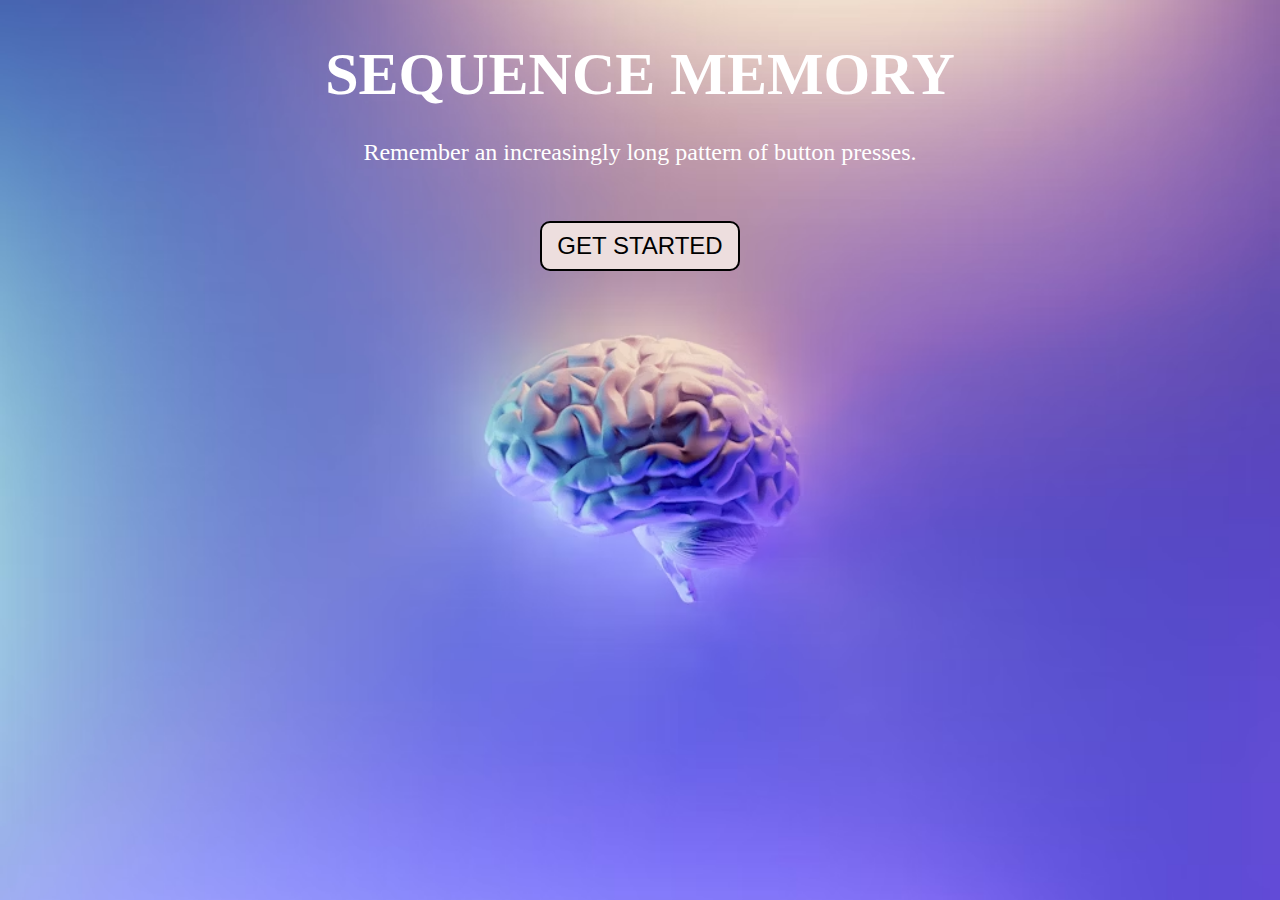
<file: Sequence Memory Test/index.html>
<!DOCTYPE html>
<html lang="en">
<head>
    <meta charset="UTF-8">
    <meta name="viewport" content="width=device-width, initial-scale=1.0">
    <link rel="stylesheet" href="style.css">
    <title>sequence memory</title>
</head>
<body>
    <div class="container">
        <h1>SEQUENCE MEMORY</h1>
        <p>Remember an increasingly long pattern of button presses.</p>
         <button id="startButton">GET STARTED</button>
    </div>
    <script src="app.js"></script>
</body>
</html>
</file>
<file: Sequence Memory Test/style.css>
*{
    padding: 0;
    margin: 0;
    box-sizing: border-box;
}
body {
    background-image: url('brain.avif');
    background-size: cover; 
    background-position: center; 
    background-repeat: no-repeat;
    height: 100vh;
    width: 100vw; 
    overflow: hidden;
}
.container{
    display: flex;
    justify-content: center;
    text-align: center;
    flex-direction: column;
}
.container h1{
    text-align: center;
    margin-top: 40px;
    color: white;
    font-size: 60px;
}
.container p{
    text-align: center;
    margin-top: 30px;
    color: white;
    font-size: 24px;
}
.container button{
   width: 200px;
   height: 50px;
   margin: auto;
   margin-top: 55px;
   background-color: #eddede;
   border: 2px solid black;
   border-radius: 10px;
   font-size: 24px;
   cursor: pointer;
   color: black;
}
.container button:hover{
    background-color: black;
    color: #eddede;
    border: 2px solid #eddede;
}
.container img{
    height: 300px;
}
</file>
